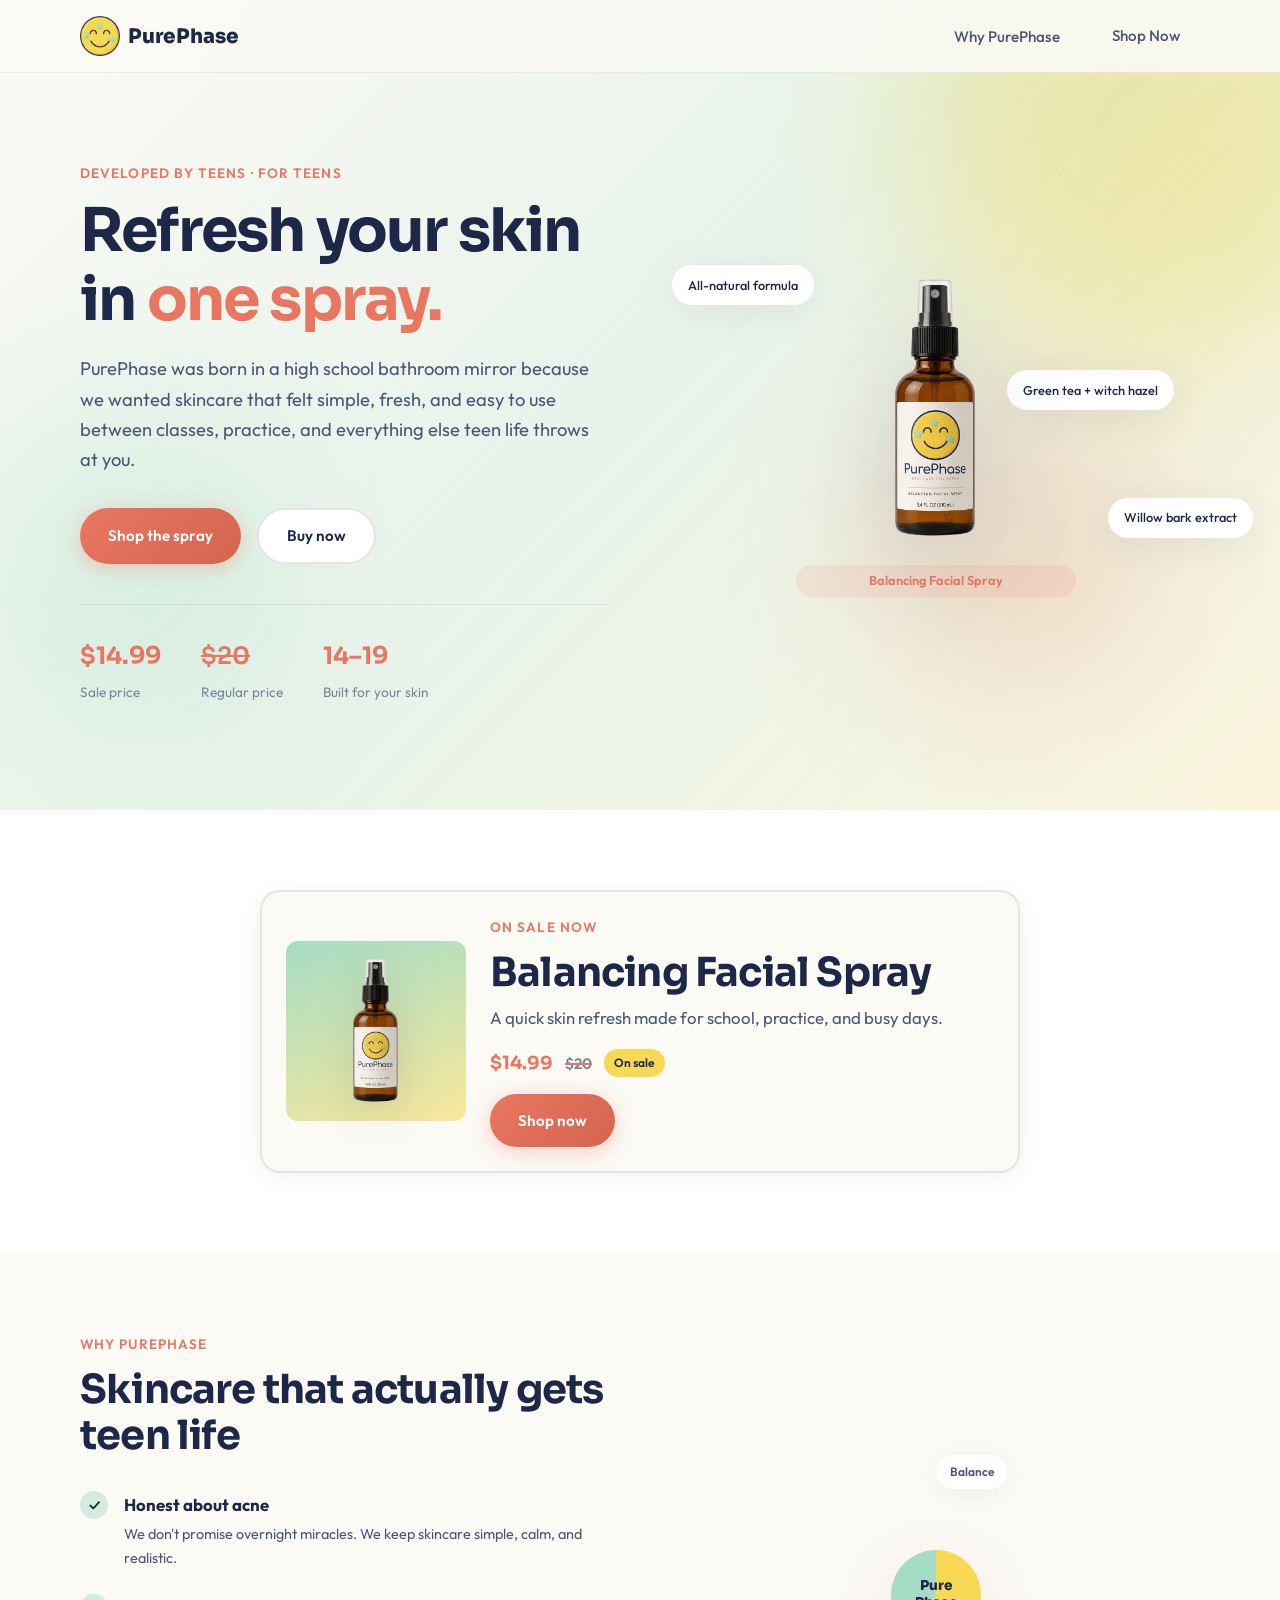
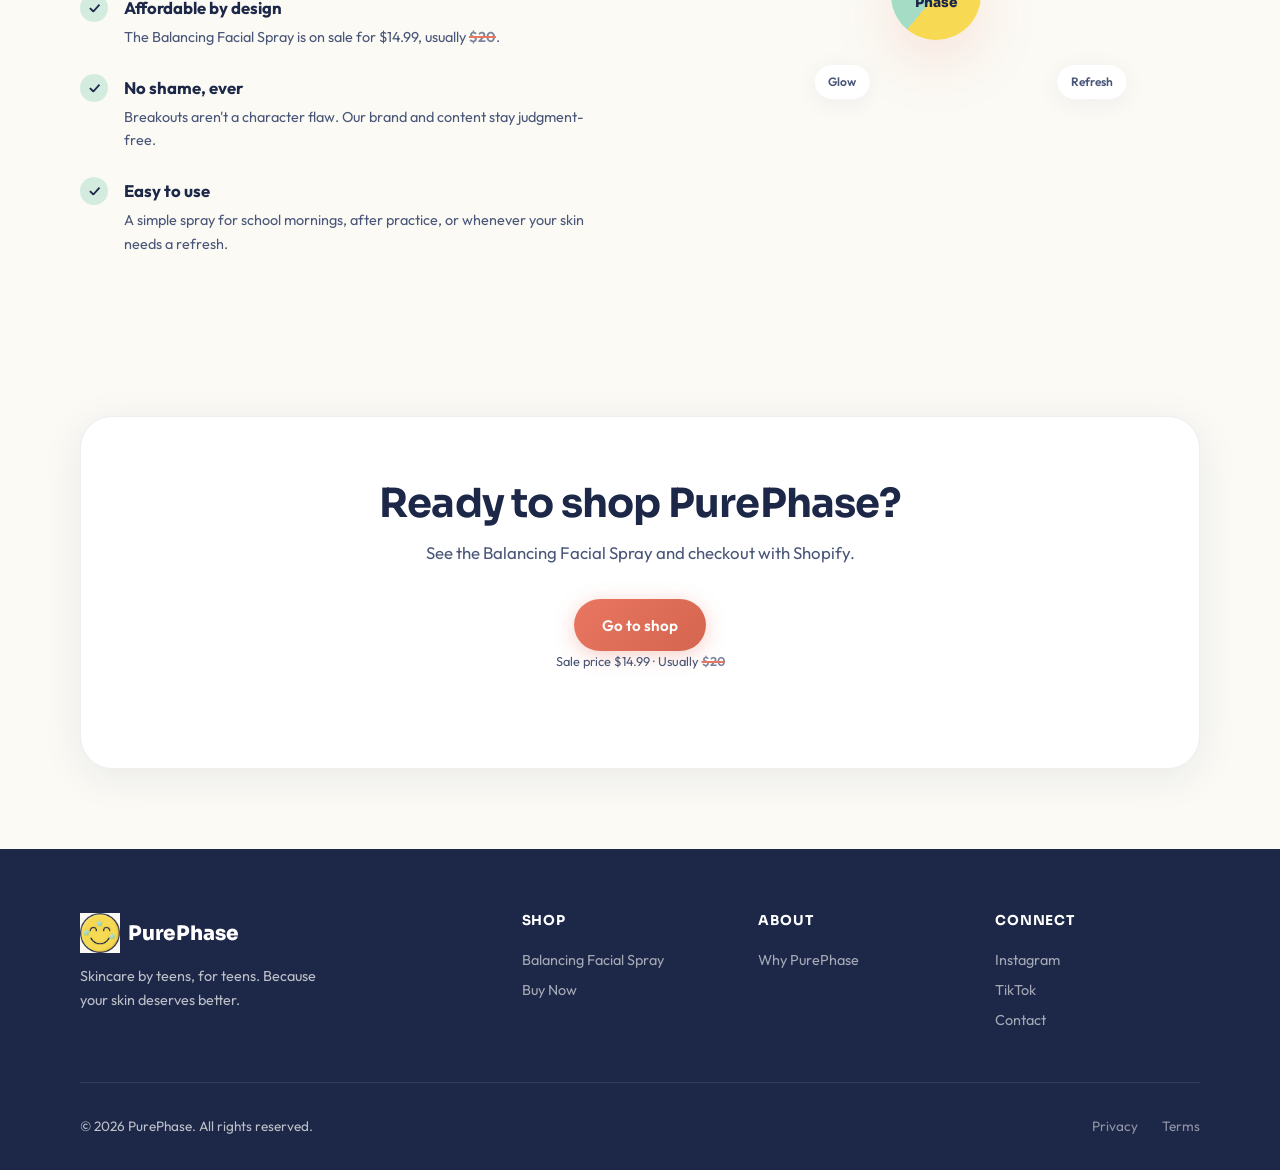
<file: index.html>
<!DOCTYPE html>
<html lang="en">
<head>
  <meta charset="UTF-8">
  <meta name="viewport" content="width=device-width, initial-scale=1.0">
  <meta name="description" content="PurePhase — teen skincare featuring the Balancing Facial Spray. Developed by teens, for teens.">
  <title>PurePhase — Skincare by Teens, for Teens</title>
  <link rel="preconnect" href="https://fonts.googleapis.com">
  <link rel="preconnect" href="https://fonts.gstatic.com" crossorigin>
  <link href="https://fonts.googleapis.com/css2?family=Outfit:wght@300;400;500;600;700&family=Sora:wght@600;700;800&display=swap" rel="stylesheet">
  <link rel="stylesheet" href="styles.css">
</head>
<body id="top">
  <div class="blob blob-1" aria-hidden="true"></div>
  <div class="blob blob-2" aria-hidden="true"></div>
  <div class="blob blob-3" aria-hidden="true"></div>

  <header class="header">
    <nav class="nav container">
      <a href="index.html" class="logo">
        <!-- Replace assets/images/logo.png with your real logo file -->
        <img src="assets/images/logo.png" alt="" class="logo-img" width="40" height="40">
        <span class="logo-text">PurePhase</span>
      </a>
      <button class="nav-toggle" aria-label="Open menu" aria-expanded="false">
        <span></span><span></span><span></span>
      </button>
      <ul class="nav-links">
        <li><a href="#values">Why PurePhase</a></li>
        <li><a href="shop.html" class="btn btn-sm">Shop Now</a></li>
      </ul>
    </nav>
  </header>

  <main>
    <section class="hero">
      <div class="container hero-grid">
        <div class="hero-content">
          <p class="eyebrow">Developed by teens · For teens</p>
          <h1>Refresh your skin in <em>one spray.</em></h1>
          <p class="hero-lead">
            PurePhase was born in a high school bathroom mirror because we wanted skincare that felt simple,
            fresh, and easy to use between classes, practice, and everything else teen life throws at you.
          </p>
          <div class="hero-actions">
            <a href="shop.html" class="btn btn-primary">Shop the spray</a>
            <a href="shop.html#buy" class="btn btn-ghost">Buy now</a>
          </div>
          <div class="hero-stats">
            <div class="stat">
              <strong>$14.99</strong>
              <span>Sale price</span>
            </div>
            <div class="stat">
              <strong class="old-price stat-old-price">$20</strong>
              <span>Regular price</span>
            </div>
            <div class="stat">
              <strong>14–19</strong>
              <span>Built for your skin</span>
            </div>
          </div>
        </div>
        <div class="hero-visual">
          <div class="product-showcase">
            <div class="product-card product-card-main">
              <!-- Replace assets/images/bottle-hero.png with your real product photo -->
              <img
                src="assets/images/bottle-hero.png"
                alt="PurePhase Balancing Facial Spray bottle"
                class="bottle-photo"
                width="280"
                height="420"
              >
              <p class="product-tag">Balancing Facial Spray</p>
            </div>
            <div class="floating-badge badge-1">All-natural formula</div>
            <div class="floating-badge badge-2">Willow bark extract</div>
            <div class="floating-badge badge-3">Green tea + witch hazel</div>
          </div>
        </div>
      </div>
    </section>

    <section class="product-glimpse section">
      <div class="container glimpse-inner">
        <div class="glimpse-photo phase-spray">
          <img
            src="assets/images/bottle-hero.png"
            alt="PurePhase Balancing Facial Spray bottle"
            width="500"
            height="500"
          >
        </div>
        <div class="glimpse-content">
          <p class="eyebrow">On sale now</p>
          <h2>Balancing Facial Spray</h2>
          <p>A quick skin refresh made for school, practice, and busy days.</p>
          <div class="product-meta">
            <span class="price">$14.99</span>
            <span class="old-price">$20</span>
            <span class="badge-accent">On sale</span>
          </div>
          <a href="shop.html" class="btn btn-primary product-action">Shop now</a>
        </div>
      </div>
    </section>

    <section id="values" class="values section">
      <div class="container values-inner">
        <div class="values-content">
          <p class="eyebrow">Why PurePhase</p>
          <h2>Skincare that actually gets teen life</h2>
          <ul class="values-list">
            <li>
              <span class="check">✓</span>
              <div>
                <strong>Honest about acne</strong>
                <p>We don't promise overnight miracles. We keep skincare simple, calm, and realistic.</p>
              </div>
            </li>
            <li>
              <span class="check">✓</span>
              <div>
                <strong>Affordable by design</strong>
                <p>The Balancing Facial Spray is on sale for $14.99, usually <span class="old-price old-price-inline">$20</span>.</p>
              </div>
            </li>
            <li>
              <span class="check">✓</span>
              <div>
                <strong>No shame, ever</strong>
                <p>Breakouts aren't a character flaw. Our brand and content stay judgment-free.</p>
              </div>
            </li>
            <li>
              <span class="check">✓</span>
              <div>
                <strong>Easy to use</strong>
                <p>A simple spray for school mornings, after practice, or whenever your skin needs a refresh.</p>
              </div>
            </li>
          </ul>
        </div>
        <div class="values-visual">
          <div class="ingredient-orbit">
            <div class="orbit-center">Pure<br>Phase</div>
            <span class="orbit-item" style="--i:0">Balance</span>
            <span class="orbit-item" style="--i:1">Refresh</span>
            <span class="orbit-item" style="--i:2">Glow</span>
          </div>
        </div>
      </div>
    </section>

    <section class="cta section">
      <div class="container cta-inner">
        <h2>Ready to shop PurePhase?</h2>
        <p>See the Balancing Facial Spray and checkout with Shopify.</p>
        <a href="shop.html" class="btn btn-primary">Go to shop</a>
        <p class="cta-note">Sale price $14.99 · Usually <span class="old-price old-price-inline">$20</span></p>
      </div>
    </section>
  </main>

  <footer class="footer">
    <div class="container footer-grid">
      <div class="footer-brand">
        <a href="index.html" class="logo">
          <img src="assets/images/logo.png" alt="" class="logo-img" width="40" height="40">
          <span class="logo-text">PurePhase</span>
        </a>
        <p>Skincare by teens, for teens. Because your skin deserves better.</p>
      </div>
      <div class="footer-links">
        <h4>Shop</h4>
        <ul>
          <li><a href="shop.html">Balancing Facial Spray</a></li>
          <li><a href="shop.html#buy">Buy Now</a></li>
        </ul>
      </div>
      <div class="footer-links">
        <h4>About</h4>
        <ul>
          <li><a href="#values">Why PurePhase</a></li>
        </ul>
      </div>
      <div class="footer-links">
        <h4>Connect</h4>
        <ul>
          <li><a href="#">Instagram</a></li>
          <li><a href="#">TikTok</a></li>
          <li><a href="#">Contact</a></li>
        </ul>
      </div>
    </div>
    <div class="container footer-bottom">
      <p>&copy; 2026 PurePhase. All rights reserved.</p>
      <div class="footer-legal">
        <a href="#">Privacy</a>
        <a href="#">Terms</a>
      </div>
    </div>
  </footer>

  <script src="script.js"></script>
</body>
</html>
</file>
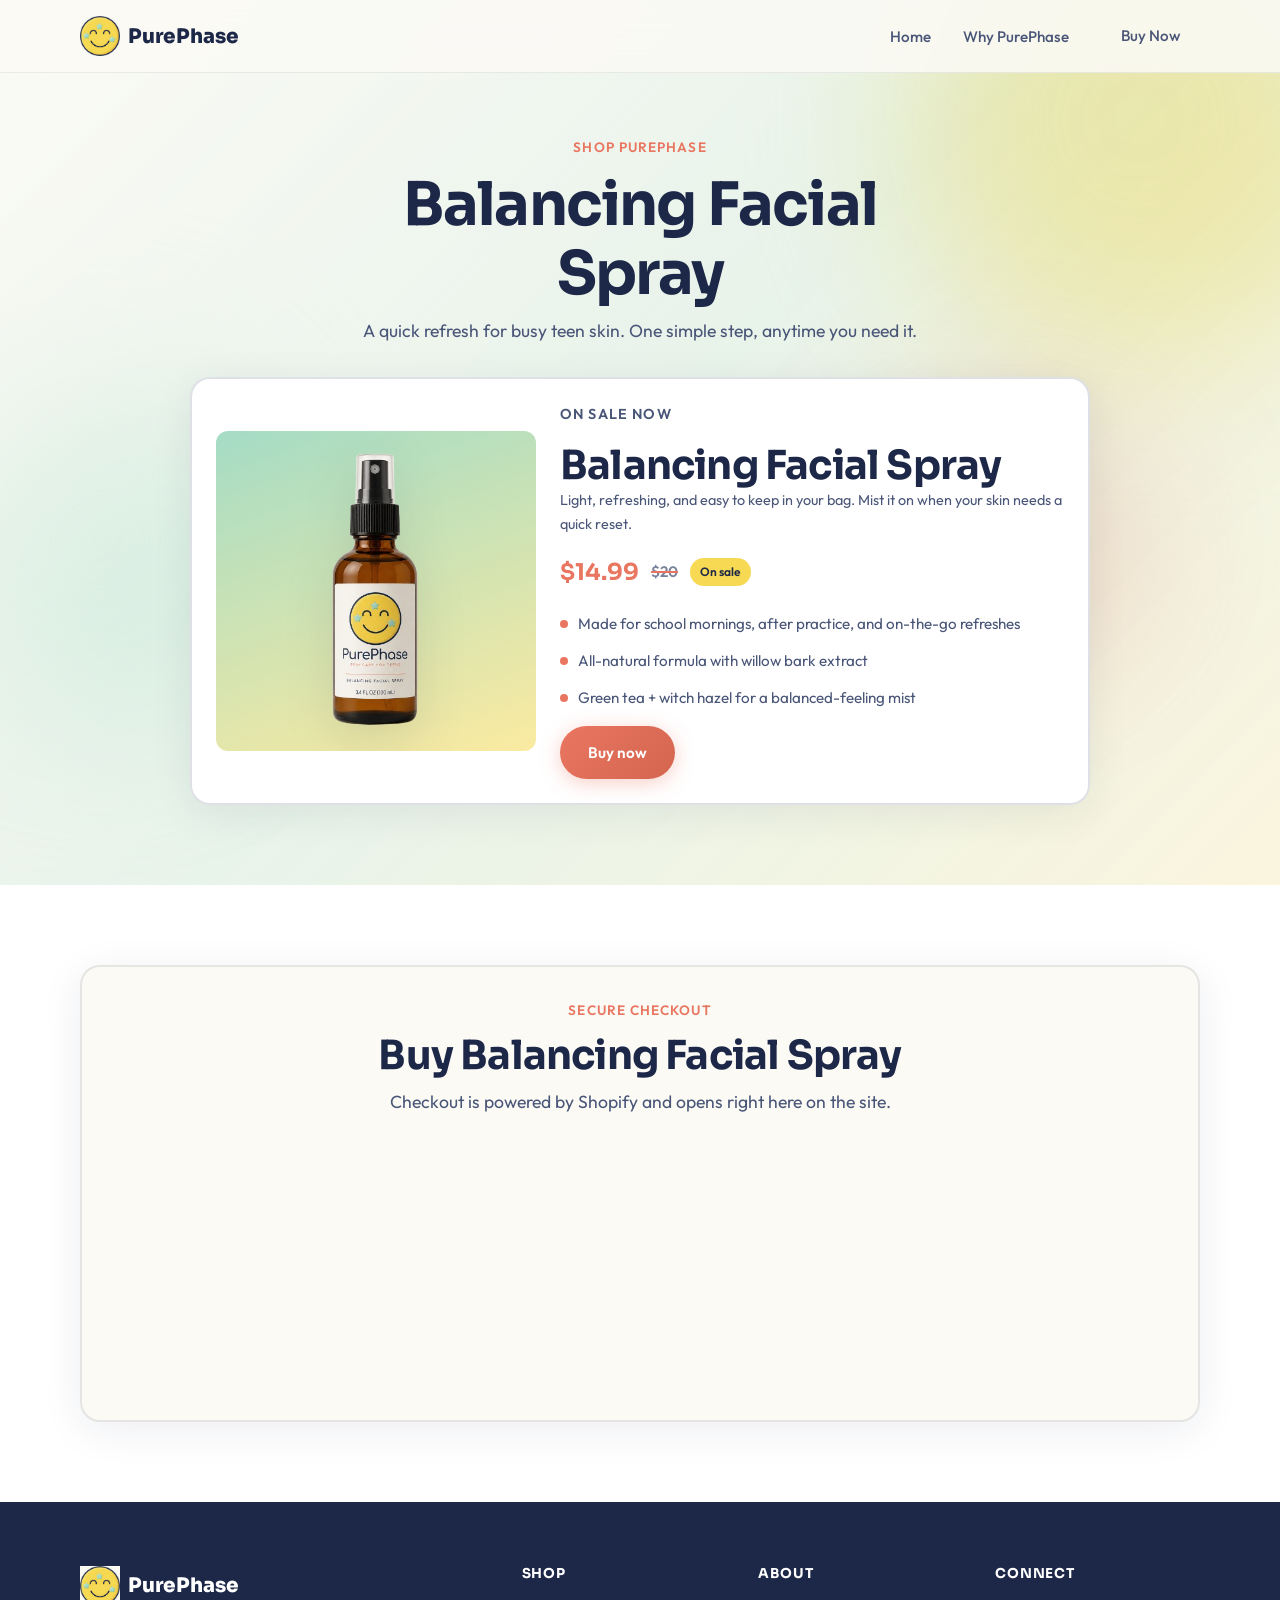
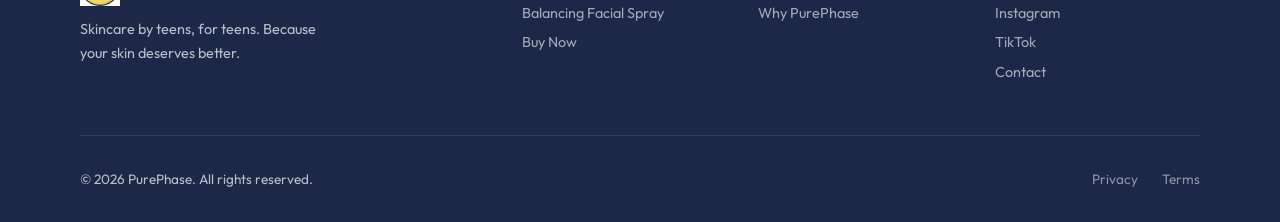
<file: shop.html>
<!DOCTYPE html>
<html lang="en">
<head>
  <meta charset="UTF-8">
  <meta name="viewport" content="width=device-width, initial-scale=1.0">
  <meta name="description" content="Shop the PurePhase Balancing Facial Spray for teen skincare.">
  <title>Shop PurePhase — Balancing Facial Spray</title>
  <link rel="preconnect" href="https://fonts.googleapis.com">
  <link rel="preconnect" href="https://fonts.gstatic.com" crossorigin>
  <link href="https://fonts.googleapis.com/css2?family=Outfit:wght@300;400;500;600;700&family=Sora:wght@600;700;800&display=swap" rel="stylesheet">
  <link rel="stylesheet" href="styles.css">
</head>
<body id="top">
  <div class="blob blob-1" aria-hidden="true"></div>
  <div class="blob blob-2" aria-hidden="true"></div>
  <div class="blob blob-3" aria-hidden="true"></div>

  <header class="header">
    <nav class="nav container">
      <a href="index.html" class="logo">
        <img src="assets/images/logo.png" alt="" class="logo-img" width="40" height="40">
        <span class="logo-text">PurePhase</span>
      </a>
      <button class="nav-toggle" aria-label="Open menu" aria-expanded="false">
        <span></span><span></span><span></span>
      </button>
      <ul class="nav-links">
        <li><a href="index.html">Home</a></li>
        <li><a href="index.html#values">Why PurePhase</a></li>
        <li><a href="#buy" class="btn btn-sm">Buy Now</a></li>
      </ul>
    </nav>
  </header>

  <main>
    <section class="shop-page section">
      <div class="container">
        <div class="section-header">
          <p class="eyebrow">Shop PurePhase</p>
          <h1>Balancing Facial Spray</h1>
          <p class="section-sub">A quick refresh for busy teen skin. One simple step, anytime you need it.</p>
        </div>

        <article class="product-item product-item-featured shop-product-card">
          <div class="product-item-visual product-photo-frame phase-spray">
            <img
              src="assets/images/bottle-hero.png"
              alt="PurePhase Balancing Facial Spray bottle"
              class="product-item-photo"
              width="500"
              height="500"
            >
          </div>
          <div class="product-item-info">
            <p class="eyebrow">On sale now</p>
            <h2>Balancing Facial Spray</h2>
            <p>Light, refreshing, and easy to keep in your bag. Mist it on when your skin needs a quick reset.</p>
            <div class="product-meta">
              <span class="price">$14.99</span>
              <span class="old-price">$20</span>
              <span class="badge-accent">On sale</span>
            </div>
            <ul class="shop-benefits">
              <li>Made for school mornings, after practice, and on-the-go refreshes</li>
              <li>All-natural formula with willow bark extract</li>
              <li>Green tea + witch hazel for a balanced-feeling mist</li>
            </ul>
            <a href="#buy" class="btn btn-primary product-action">Buy now</a>
          </div>
        </article>
      </div>
    </section>

    <section id="buy" class="shopify-checkout section">
      <div class="container shopify-inner">
        <div class="section-header">
          <p class="eyebrow">Secure checkout</p>
          <h2>Buy Balancing Facial Spray</h2>
          <p class="section-sub">Checkout is powered by Shopify and opens right here on the site.</p>
        </div>
        <div id="product-component-1782057044723"></div>
      </div>
    </section>

  </main>

  <footer class="footer">
    <div class="container footer-grid">
      <div class="footer-brand">
        <a href="index.html" class="logo">
          <img src="assets/images/logo.png" alt="" class="logo-img" width="40" height="40">
          <span class="logo-text">PurePhase</span>
        </a>
        <p>Skincare by teens, for teens. Because your skin deserves better.</p>
      </div>
      <div class="footer-links">
        <h4>Shop</h4>
        <ul>
          <li><a href="#top">Balancing Facial Spray</a></li>
          <li><a href="#buy">Buy Now</a></li>
        </ul>
      </div>
      <div class="footer-links">
        <h4>About</h4>
        <ul>
          <li><a href="index.html#values">Why PurePhase</a></li>
        </ul>
      </div>
      <div class="footer-links">
        <h4>Connect</h4>
        <ul>
          <li><a href="#">Instagram</a></li>
          <li><a href="#">TikTok</a></li>
          <li><a href="#">Contact</a></li>
        </ul>
      </div>
    </div>
    <div class="container footer-bottom">
      <p>&copy; 2026 PurePhase. All rights reserved.</p>
      <div class="footer-legal">
        <a href="#">Privacy</a>
        <a href="#">Terms</a>
      </div>
    </div>
  </footer>

  <script src="script.js"></script>
  <script type="text/javascript">
  /*<![CDATA[*/
  (function () {
    var scriptURL = 'https://sdks.shopifycdn.com/buy-button/latest/buy-button-storefront.min.js';
    if (window.ShopifyBuy) {
      if (window.ShopifyBuy.UI) {
        ShopifyBuyInit();
      } else {
        loadScript();
      }
    } else {
      loadScript();
    }
    function loadScript() {
      var script = document.createElement('script');
      script.async = true;
      script.src = scriptURL;
      (document.getElementsByTagName('head')[0] || document.getElementsByTagName('body')[0]).appendChild(script);
      script.onload = ShopifyBuyInit;
    }
    function ShopifyBuyInit() {
      var client = ShopifyBuy.buildClient({
        domain: 'srdgwf-xv.myshopify.com',
        storefrontAccessToken: 'b594947b86b6904749cfc181b36ca580',
      });
      ShopifyBuy.UI.onReady(client).then(function (ui) {
        ui.createComponent('product', {
          id: '8562054725793',
          node: document.getElementById('product-component-1782057044723'),
          moneyFormat: '%24%7B%7Bamount%7D%7D',
          options: {
            "product": {
              "styles": {
                "product": {
                  "@media (min-width: 601px)": {
                    "max-width": "100%",
                    "margin-left": "0",
                    "margin-bottom": "50px"
                  },
                  "text-align": "left"
                },
                "title": {
                  "font-size": "26px"
                },
                "price": {
                  "font-size": "18px"
                },
                "compareAt": {
                  "font-size": "15.299999999999999px"
                },
                "unitPrice": {
                  "font-size": "15.299999999999999px"
                }
              },
              "layout": "horizontal",
              "contents": {
                "img": false,
                "imgWithCarousel": true,
                "description": true
              },
              "width": "100%",
              "text": {
                "button": "Add to cart"
              }
            },
            "productSet": {
              "styles": {
                "products": {
                  "@media (min-width: 601px)": {
                    "margin-left": "-20px"
                  }
                }
              }
            },
            "modalProduct": {
              "contents": {
                "img": false,
                "imgWithCarousel": true,
                "button": false,
                "buttonWithQuantity": true
              },
              "styles": {
                "product": {
                  "@media (min-width: 601px)": {
                    "max-width": "100%",
                    "margin-left": "0px",
                    "margin-bottom": "0px"
                  }
                },
                "title": {
                  "font-family": "Helvetica Neue, sans-serif",
                  "font-weight": "bold",
                  "font-size": "26px",
                  "color": "#4c4c4c"
                },
                "price": {
                  "font-family": "Helvetica Neue, sans-serif",
                  "font-weight": "normal",
                  "font-size": "18px",
                  "color": "#4c4c4c"
                },
                "compareAt": {
                  "font-family": "Helvetica Neue, sans-serif",
                  "font-weight": "normal",
                  "font-size": "15.299999999999999px",
                  "color": "#4c4c4c"
                },
                "unitPrice": {
                  "font-family": "Helvetica Neue, sans-serif",
                  "font-weight": "normal",
                  "font-size": "15.299999999999999px",
                  "color": "#4c4c4c"
                }
              },
              "text": {
                "button": "Add to cart"
              }
            },
            "option": {},
            "cart": {
              "text": {
                "total": "Subtotal",
                "button": "Checkout"
              }
            },
            "toggle": {}
          },
        });
      });
    }
  })();
  /*]]>*/
  </script>
</body>
</html>
</file>
<file: styles.css>
/* ── PurePhase Design System ── */
:root {
  --cream: #fbfaf5;
  --white: #ffffff;
  --ink: #1d2848;
  --ink-muted: #4a5678;
  --ink-light: #7a849c;

  --accent: #e97661;
  --accent-deep: #d4654f;
  --logo-gold: #f7d953;
  --logo-mint: #a5dcc5;

  --gradient-hero: linear-gradient(135deg, #fbfaf5 0%, rgba(165, 220, 197, 0.22) 50%, rgba(247, 217, 83, 0.14) 100%);
  --gradient-btn: linear-gradient(135deg, var(--accent), var(--accent-deep));
  --gradient-card: linear-gradient(160deg, rgba(247, 217, 83, 0.14), rgba(165, 220, 197, 0.2));
  --gradient-logo: conic-gradient(var(--logo-gold) 0deg 220deg, var(--logo-mint) 220deg 360deg);

  --radius-sm: 12px;
  --radius-md: 20px;
  --radius-lg: 32px;
  --radius-full: 9999px;

  --shadow-soft: 0 4px 24px rgba(29, 40, 72, 0.06);
  --shadow-card: 0 8px 40px rgba(29, 40, 72, 0.08);
  --shadow-lift: 0 20px 60px rgba(233, 118, 97, 0.18);

  --font-display: 'Sora', system-ui, sans-serif;
  --font-body: 'Outfit', system-ui, sans-serif;

  --header-h: 72px;
}

*, *::before, *::after {
  box-sizing: border-box;
  margin: 0;
  padding: 0;
}

html {
  scroll-behavior: smooth;
}

body {
  font-family: var(--font-body);
  font-size: 1.05rem;
  line-height: 1.65;
  color: var(--ink);
  background: var(--cream);
  overflow-x: hidden;
}

.container {
  width: min(1120px, 92vw);
  margin-inline: auto;
}

.sr-only {
  position: absolute;
  width: 1px;
  height: 1px;
  padding: 0;
  margin: -1px;
  overflow: hidden;
  clip: rect(0, 0, 0, 0);
  border: 0;
}

/* ── Background blobs ── */
.blob {
  position: fixed;
  border-radius: 50%;
  filter: blur(80px);
  opacity: 0.45;
  pointer-events: none;
  z-index: -1;
}

.blob-1 {
  width: 480px;
  height: 480px;
  background: var(--logo-gold);
  top: -120px;
  right: -100px;
  animation: float 18s ease-in-out infinite;
}

.blob-2 {
  width: 360px;
  height: 360px;
  background: var(--logo-mint);
  bottom: 20%;
  left: -80px;
  animation: float 22s ease-in-out infinite reverse;
}

.blob-3 {
  width: 280px;
  height: 280px;
  background: var(--accent);
  top: 45%;
  right: 10%;
  animation: float 16s ease-in-out infinite 2s;
  opacity: 0.25;
}

@keyframes float {
  0%, 100% { transform: translate(0, 0) scale(1); }
  33% { transform: translate(30px, -20px) scale(1.05); }
  66% { transform: translate(-20px, 15px) scale(0.95); }
}

/* ── Typography ── */
h1, h2, h3, h4 {
  font-family: var(--font-display);
  line-height: 1.15;
  font-weight: 700;
}

h1 {
  font-size: clamp(2.4rem, 5.5vw, 3.75rem);
  letter-spacing: -0.03em;
}

h1 em {
  font-style: normal;
  color: var(--accent);
}

h2 {
  font-size: clamp(1.75rem, 3.5vw, 2.5rem);
  letter-spacing: -0.02em;
}

h3 {
  font-size: 1.2rem;
}

.eyebrow {
  font-size: 0.85rem;
  font-weight: 600;
  letter-spacing: 0.08em;
  text-transform: uppercase;
  color: var(--accent);
  margin-bottom: 0.75rem;
}

.section-sub {
  color: var(--ink-muted);
  margin-top: 0.5rem;
  font-size: 1.1rem;
}

/* ── Buttons ── */
.btn {
  display: inline-flex;
  align-items: center;
  justify-content: center;
  padding: 0.85rem 1.75rem;
  border-radius: var(--radius-full);
  font-family: var(--font-body);
  font-size: 0.95rem;
  font-weight: 600;
  text-decoration: none;
  border: none;
  cursor: pointer;
  transition: transform 0.2s, box-shadow 0.2s;
}

.btn:hover {
  transform: translateY(-2px);
}

.btn-primary {
  background: var(--gradient-btn);
  color: var(--white);
  box-shadow: 0 4px 20px rgba(233, 118, 97, 0.35);
}

.btn-primary:hover {
  box-shadow: var(--shadow-lift);
}

.btn:disabled,
.btn[aria-disabled="true"] {
  cursor: not-allowed;
  opacity: 0.78;
  transform: none;
}

.btn:disabled:hover,
.btn[aria-disabled="true"]:hover {
  box-shadow: 0 4px 20px rgba(233, 118, 97, 0.35);
  transform: none;
}

.btn-ghost {
  background: var(--white);
  color: var(--ink);
  border: 2px solid rgba(29, 40, 72, 0.12);
}

.btn-sm {
  padding: 0.55rem 1.25rem;
  font-size: 0.875rem;
}

/* ── Header ── */
.header {
  position: fixed;
  top: 0;
  left: 0;
  right: 0;
  z-index: 100;
  background: rgba(251, 250, 245, 0.88);
  backdrop-filter: blur(16px);
  border-bottom: 1px solid rgba(29, 40, 72, 0.08);
}

.nav {
  display: flex;
  align-items: center;
  justify-content: space-between;
  height: var(--header-h);
}

.logo {
  display: flex;
  align-items: center;
  gap: 0.5rem;
  font-family: var(--font-display);
  font-weight: 800;
  font-size: 1.25rem;
  color: var(--ink);
  text-decoration: none;
}

.logo-img {
  display: block;
  flex-shrink: 0;
  width: 40px;
  height: 40px;
  object-fit: contain;
}

/* Hide the text label if your logo file is a full wordmark */
.logo.logo-full .logo-text {
  display: none;
}

.logo.logo-full .logo-img {
  width: auto;
  height: 36px;
  max-width: 160px;
}

.nav-links {
  display: flex;
  align-items: center;
  gap: 2rem;
  list-style: none;
}

.nav-links a {
  color: var(--ink-muted);
  text-decoration: none;
  font-weight: 500;
  font-size: 0.95rem;
  transition: color 0.2s;
}

.nav-links a:hover {
  color: var(--accent);
}

.nav-toggle {
  display: none;
  flex-direction: column;
  gap: 5px;
  background: none;
  border: none;
  cursor: pointer;
  padding: 4px;
}

.nav-toggle span {
  display: block;
  width: 24px;
  height: 2px;
  background: var(--ink);
  border-radius: 2px;
  transition: transform 0.3s, opacity 0.3s;
}

/* ── Hero ── */
.hero {
  padding: calc(var(--header-h) + 4rem) 0 5rem;
  background: var(--gradient-hero);
  min-height: 90vh;
  display: flex;
  align-items: center;
}

.hero-grid {
  display: grid;
  grid-template-columns: 1fr 1fr;
  gap: 4rem;
  align-items: center;
}

.hero-lead {
  font-size: 1.15rem;
  color: var(--ink-muted);
  margin: 1.25rem 0 2rem;
  max-width: 32rem;
}

.hero-actions {
  display: flex;
  flex-wrap: wrap;
  gap: 1rem;
  margin-bottom: 2.5rem;
}

.hero-stats {
  display: flex;
  gap: 2.5rem;
  padding-top: 2rem;
  border-top: 1px solid rgba(29, 40, 72, 0.1);
}

.stat strong {
  display: block;
  font-family: var(--font-display);
  font-size: 1.5rem;
  color: var(--accent);
}

.stat span {
  font-size: 0.85rem;
  color: var(--ink-light);
}

/* Product showcase */
.product-showcase {
  position: relative;
  display: flex;
  justify-content: center;
  align-items: center;
  min-height: 420px;
}

.product-card-main {
  position: relative;
  z-index: 2;
  text-align: center;
}

.bottle-photo {
  display: block;
  width: min(280px, 70vw);
  height: auto;
  margin: 0 auto;
  object-fit: contain;
  filter: drop-shadow(0 24px 48px rgba(29, 40, 72, 0.15));
}

.product-tag {
  text-align: center;
  margin-top: 1rem;
  font-size: 0.8rem;
  font-weight: 600;
  color: var(--accent);
  background: rgba(233, 118, 97, 0.12);
  padding: 0.35rem 1rem;
  border-radius: var(--radius-full);
  display: inline-block;
  width: 100%;
}

.floating-badge {
  position: absolute;
  background: var(--white);
  padding: 0.6rem 1rem;
  border-radius: var(--radius-full);
  font-size: 0.8rem;
  font-weight: 500;
  box-shadow: var(--shadow-card);
  white-space: nowrap;
  animation: bob 4s ease-in-out infinite;
}

.badge-1 { top: 10%; left: 0; animation-delay: 0s; }
.badge-2 { bottom: 25%; right: -10%; animation-delay: 1s; }
.badge-3 { top: 35%; right: 5%; animation-delay: 2s; }

@keyframes bob {
  0%, 100% { transform: translateY(0); }
  50% { transform: translateY(-8px); }
}

/* ── Sections ── */
.section {
  padding: 5rem 0;
}

.section-header {
  text-align: center;
  max-width: 560px;
  margin: 0 auto 3rem;
}

/* ── Story ── */
.story-grid {
  display: grid;
  grid-template-columns: repeat(3, 1fr);
  gap: 1.5rem;
}

.story-card {
  background: var(--white);
  border-radius: var(--radius-md);
  padding: 2rem;
  box-shadow: var(--shadow-soft);
  border: 1px solid rgba(29, 40, 72, 0.06);
  transition: transform 0.3s, box-shadow 0.3s;
}

.story-card:hover {
  transform: translateY(-4px);
  box-shadow: var(--shadow-card);
}

.story-card-featured {
  background: var(--gradient-card);
  border-color: rgba(247, 217, 83, 0.35);
}

.story-icon {
  font-size: 2rem;
  margin-bottom: 1rem;
}

.story-card h3 {
  margin-bottom: 0.75rem;
}

.story-card p {
  color: var(--ink-muted);
  font-size: 0.95rem;
}

/* ── Products ── */
.products {
  background: var(--white);
}

.product-grid {
  display: grid;
  grid-template-columns: repeat(2, 1fr);
  gap: 1.5rem;
}

.product-grid-single {
  grid-template-columns: minmax(0, 760px);
  justify-content: center;
}

.product-item {
  display: flex;
  gap: 1.5rem;
  background: var(--cream);
  border-radius: var(--radius-md);
  padding: 1.5rem;
  border: 1px solid rgba(29, 40, 72, 0.06);
  transition: transform 0.3s, box-shadow 0.3s;
}

.product-item:hover {
  transform: translateY(-3px);
  box-shadow: var(--shadow-soft);
}

.product-item-bundle {
  grid-column: 1 / -1;
  background: var(--gradient-card);
  border-color: rgba(165, 220, 197, 0.4);
}

.product-item-featured {
  background: var(--white);
  border: 2px solid rgba(29, 40, 72, 0.14);
  box-shadow: var(--shadow-card);
}

.product-item-visual {
  flex-shrink: 0;
  width: 180px;
  aspect-ratio: 1 / 1;
  border-radius: var(--radius-sm);
  display: flex;
  align-items: center;
  justify-content: center;
  padding: 0.75rem;
}

.product-photo-frame {
  overflow: hidden;
}

.product-item-photo {
  display: block;
  width: 100%;
  height: 100%;
  object-fit: contain;
  filter: drop-shadow(0 14px 24px rgba(29, 40, 72, 0.12));
}

.phase-1 { background: linear-gradient(160deg, rgba(165, 220, 197, 0.5), var(--logo-mint)); }
.phase-2 { background: linear-gradient(160deg, rgba(247, 217, 83, 0.4), var(--logo-gold)); }
.phase-3 { background: linear-gradient(160deg, rgba(233, 118, 97, 0.25), rgba(233, 118, 97, 0.45)); }
.phase-bundle { background: linear-gradient(160deg, var(--logo-mint), var(--logo-gold), rgba(233, 118, 97, 0.3)); }
.phase-spray { background: linear-gradient(160deg, var(--logo-mint), rgba(247, 217, 83, 0.55)); }

.step {
  font-family: var(--font-display);
  font-weight: 800;
  font-size: 1.25rem;
  color: rgba(29, 40, 72, 0.2);
}

.product-item-info h3 {
  margin-bottom: 0.5rem;
}

.product-item-info p {
  color: var(--ink-muted);
  font-size: 0.9rem;
  margin-bottom: 1rem;
}

.product-meta {
  display: flex;
  align-items: center;
  gap: 0.75rem;
}

.product-action {
  margin-top: 1rem;
}

.product-glimpse {
  background: var(--white);
}

.glimpse-inner {
  display: grid;
  grid-template-columns: 180px 1fr;
  gap: 1.5rem;
  align-items: center;
  max-width: 760px;
  background: var(--cream);
  border: 2px solid rgba(29, 40, 72, 0.1);
  border-radius: var(--radius-md);
  padding: 1.5rem;
  box-shadow: var(--shadow-soft);
}

.glimpse-photo {
  aspect-ratio: 1 / 1;
  border-radius: var(--radius-sm);
  padding: 0.75rem;
  display: flex;
  align-items: center;
  justify-content: center;
}

.glimpse-photo img {
  display: block;
  width: 100%;
  height: 100%;
  object-fit: contain;
  filter: drop-shadow(0 12px 20px rgba(29, 40, 72, 0.12));
}

.glimpse-content h2 {
  margin-bottom: 0.5rem;
}

.glimpse-content p:not(.eyebrow) {
  color: var(--ink-muted);
  margin-bottom: 1rem;
}

.shop-page {
  padding-top: calc(var(--header-h) + 4rem);
  background: var(--gradient-hero);
}

.shop-page .section-header {
  margin-bottom: 2rem;
}

.shop-product-card {
  max-width: 900px;
  margin-inline: auto;
  align-items: center;
}

.shop-product-card .product-item-visual {
  width: min(320px, 42vw);
}

.shop-product-card .price {
  font-size: 1.45rem;
}

.shop-benefits {
  list-style: none;
  margin: 1.25rem 0 0;
  display: flex;
  flex-direction: column;
  gap: 0.75rem;
}

.shop-benefits li {
  color: var(--ink-muted);
  font-size: 0.95rem;
  display: flex;
  gap: 0.6rem;
}

.shop-benefits li::before {
  content: '';
  width: 8px;
  height: 8px;
  flex-shrink: 0;
  margin-top: 0.55rem;
  background: var(--accent);
  border-radius: 50%;
}

.shopify-checkout {
  background: var(--white);
}

.shopify-inner {
  background: var(--cream);
  border: 2px solid rgba(29, 40, 72, 0.1);
  border-radius: var(--radius-md);
  padding: 2rem;
  box-shadow: var(--shadow-card);
}

.shopify-inner .section-header {
  margin-bottom: 2rem;
}

#product-component-1782057044723 {
  min-height: 240px;
}

.price {
  font-family: var(--font-display);
  font-weight: 700;
  font-size: 1.15rem;
  color: var(--accent);
}

.old-price {
  color: var(--ink-light);
  font-size: 0.95rem;
  font-weight: 600;
  display: inline-block;
  text-decoration: line-through;
  text-decoration-thickness: 2px;
  text-decoration-color: var(--accent);
}

.old-price-inline {
  font-size: inherit;
}

.stat-old-price {
  font-size: 1.5rem;
}

.badge-soft {
  font-size: 0.75rem;
  font-weight: 500;
  padding: 0.25rem 0.65rem;
  background: rgba(165, 220, 197, 0.35);
  color: var(--ink);
  border-radius: var(--radius-full);
}

.badge-accent {
  font-size: 0.75rem;
  font-weight: 600;
  padding: 0.25rem 0.65rem;
  background: var(--logo-gold);
  color: var(--ink);
  border-radius: var(--radius-full);
}

/* ── Values ── */
.values-inner {
  display: grid;
  grid-template-columns: 1fr 1fr;
  gap: 4rem;
  align-items: center;
}

.values-list {
  list-style: none;
  margin-top: 2rem;
  display: flex;
  flex-direction: column;
  gap: 1.5rem;
}

.values-list li {
  display: flex;
  gap: 1rem;
  align-items: flex-start;
}

.check {
  flex-shrink: 0;
  width: 28px;
  height: 28px;
  display: flex;
  align-items: center;
  justify-content: center;
  background: rgba(165, 220, 197, 0.45);
  color: var(--ink);
  border-radius: 50%;
  font-size: 0.85rem;
  font-weight: 700;
}

.values-list strong {
  display: block;
  margin-bottom: 0.25rem;
}

.values-list p {
  color: var(--ink-muted);
  font-size: 0.9rem;
}

/* Ingredient orbit */
.ingredient-orbit {
  position: relative;
  --orbit-radius: 140px;
  width: 320px;
  height: 320px;
  margin: 0 auto;
}

.orbit-center {
  position: absolute;
  top: 50%;
  left: 50%;
  transform: translate(-50%, -50%);
  width: 90px;
  height: 90px;
  background: var(--gradient-logo);
  color: var(--ink);
  border-radius: 50%;
  display: flex;
  align-items: center;
  justify-content: center;
  font-family: var(--font-display);
  font-weight: 800;
  font-size: 0.85rem;
  text-align: center;
  line-height: 1.2;
  box-shadow: var(--shadow-lift);
}

.orbit-item {
  position: absolute;
  top: 50%;
  left: 50%;
  padding: 0.45rem 0.85rem;
  background: var(--white);
  border-radius: var(--radius-full);
  font-size: 0.75rem;
  font-weight: 600;
  color: var(--ink-muted);
  box-shadow: var(--shadow-soft);
  white-space: nowrap;
  transform: rotate(calc(var(--i) * 120deg)) translateY(calc(var(--orbit-radius) * -1)) rotate(calc(var(--i) * -120deg));
  animation: orbit 30s linear infinite;
}

@keyframes orbit {
  from { transform: rotate(calc(var(--i) * 120deg)) translateY(calc(var(--orbit-radius) * -1)) rotate(calc(var(--i) * -120deg)); }
  to { transform: rotate(calc(var(--i) * 120deg + 360deg)) translateY(calc(var(--orbit-radius) * -1)) rotate(calc(var(--i) * -120deg - 360deg)); }
}

/* ── CTA ── */
.cta-inner {
  text-align: center;
  background: var(--white);
  border-radius: var(--radius-lg);
  padding: 4rem 2rem;
  box-shadow: var(--shadow-card);
  border: 1px solid rgba(29, 40, 72, 0.08);
}

.cta-inner h2 {
  margin-bottom: 0.75rem;
}

.cta-inner > p {
  color: var(--ink-muted);
  max-width: 480px;
  margin: 0 auto 2rem;
}

.cta-note {
  font-size: 0.8rem;
  color: var(--ink-light);
}

/* ── Footer ── */
.footer {
  background: var(--ink);
  color: rgba(255, 255, 255, 0.7);
  padding: 4rem 0 2rem;
}

.footer .logo {
  color: var(--white);
  margin-bottom: 0.75rem;
}

.footer-brand p {
  font-size: 0.9rem;
  max-width: 260px;
}

.footer-grid {
  display: grid;
  grid-template-columns: 2fr 1fr 1fr 1fr;
  gap: 2rem;
  margin-bottom: 3rem;
}

.footer-links h4 {
  color: var(--white);
  font-size: 0.85rem;
  margin-bottom: 1rem;
  text-transform: uppercase;
  letter-spacing: 0.06em;
}

.footer-links ul {
  list-style: none;
}

.footer-links a {
  color: rgba(255, 255, 255, 0.6);
  text-decoration: none;
  font-size: 0.9rem;
  line-height: 2;
  transition: color 0.2s;
}

.footer-links a:hover {
  color: var(--logo-gold);
}

.footer-bottom {
  display: flex;
  justify-content: space-between;
  align-items: center;
  padding-top: 2rem;
  border-top: 1px solid rgba(255, 255, 255, 0.1);
  font-size: 0.85rem;
}

.footer-legal {
  display: flex;
  gap: 1.5rem;
}

.footer-legal a {
  color: rgba(255, 255, 255, 0.5);
  text-decoration: none;
}

.footer-legal a:hover {
  color: var(--logo-gold);
}

/* ── Scroll reveal ── */
.reveal {
  opacity: 0;
  transform: translateY(24px);
  transition: opacity 0.6s ease, transform 0.6s ease;
}

.reveal.visible {
  opacity: 1;
  transform: translateY(0);
}

/* ── Responsive ── */
@media (max-width: 900px) {
  .hero-grid,
  .values-inner {
    grid-template-columns: 1fr;
    gap: 3rem;
  }

  .hero-visual {
    order: -1;
  }

  .product-showcase {
    min-height: 320px;
  }

  .story-grid {
    grid-template-columns: 1fr;
  }

  .product-grid {
    grid-template-columns: 1fr;
  }

  .glimpse-inner {
    grid-template-columns: 1fr;
    text-align: center;
  }

  .glimpse-photo {
    width: min(220px, 100%);
    margin-inline: auto;
  }

  .glimpse-content .product-meta {
    justify-content: center;
  }

  .shop-product-card .product-item-visual {
    width: 100%;
    max-width: 280px;
  }

  .footer-grid {
    grid-template-columns: 1fr 1fr;
  }

  .ingredient-orbit {
    --orbit-radius: 120px;
    width: 280px;
    height: 280px;
  }
}

@media (max-width: 640px) {
  .nav-toggle {
    display: flex;
  }

  .nav-links {
    position: fixed;
    top: var(--header-h);
    left: 0;
    right: 0;
    flex-direction: column;
    background: rgba(251, 250, 245, 0.98);
    backdrop-filter: blur(16px);
    padding: 1.5rem;
    gap: 1rem;
    border-bottom: 1px solid rgba(29, 40, 72, 0.08);
    transform: translateY(-120%);
    opacity: 0;
    pointer-events: none;
    transition: transform 0.3s, opacity 0.3s;
  }

  .nav-links.open {
    transform: translateY(0);
    opacity: 1;
    pointer-events: auto;
  }

  .nav-toggle[aria-expanded="true"] span:nth-child(1) {
    transform: translateY(7px) rotate(45deg);
  }

  .nav-toggle[aria-expanded="true"] span:nth-child(2) {
    opacity: 0;
  }

  .nav-toggle[aria-expanded="true"] span:nth-child(3) {
    transform: translateY(-7px) rotate(-45deg);
  }

  .hero-stats {
    flex-direction: column;
    gap: 1rem;
  }

  .product-item {
    flex-direction: column;
  }

  .product-item-visual {
    width: 100%;
    max-width: 220px;
    margin-inline: auto;
  }

  .product-meta {
    flex-wrap: wrap;
  }

  .footer-grid {
    grid-template-columns: 1fr;
  }

  .footer-bottom {
    flex-direction: column;
    gap: 1rem;
    text-align: center;
  }

  .floating-badge {
    font-size: 0.7rem;
    padding: 0.45rem 0.75rem;
  }

  .badge-2 { right: 0; }
}

@media (prefers-reduced-motion: reduce) {
  html {
    scroll-behavior: auto;
  }

  *,
  *::before,
  *::after {
    animation-duration: 0.01ms !important;
    animation-iteration-count: 1 !important;
    transition-duration: 0.01ms !important;
  }
}
</file>
